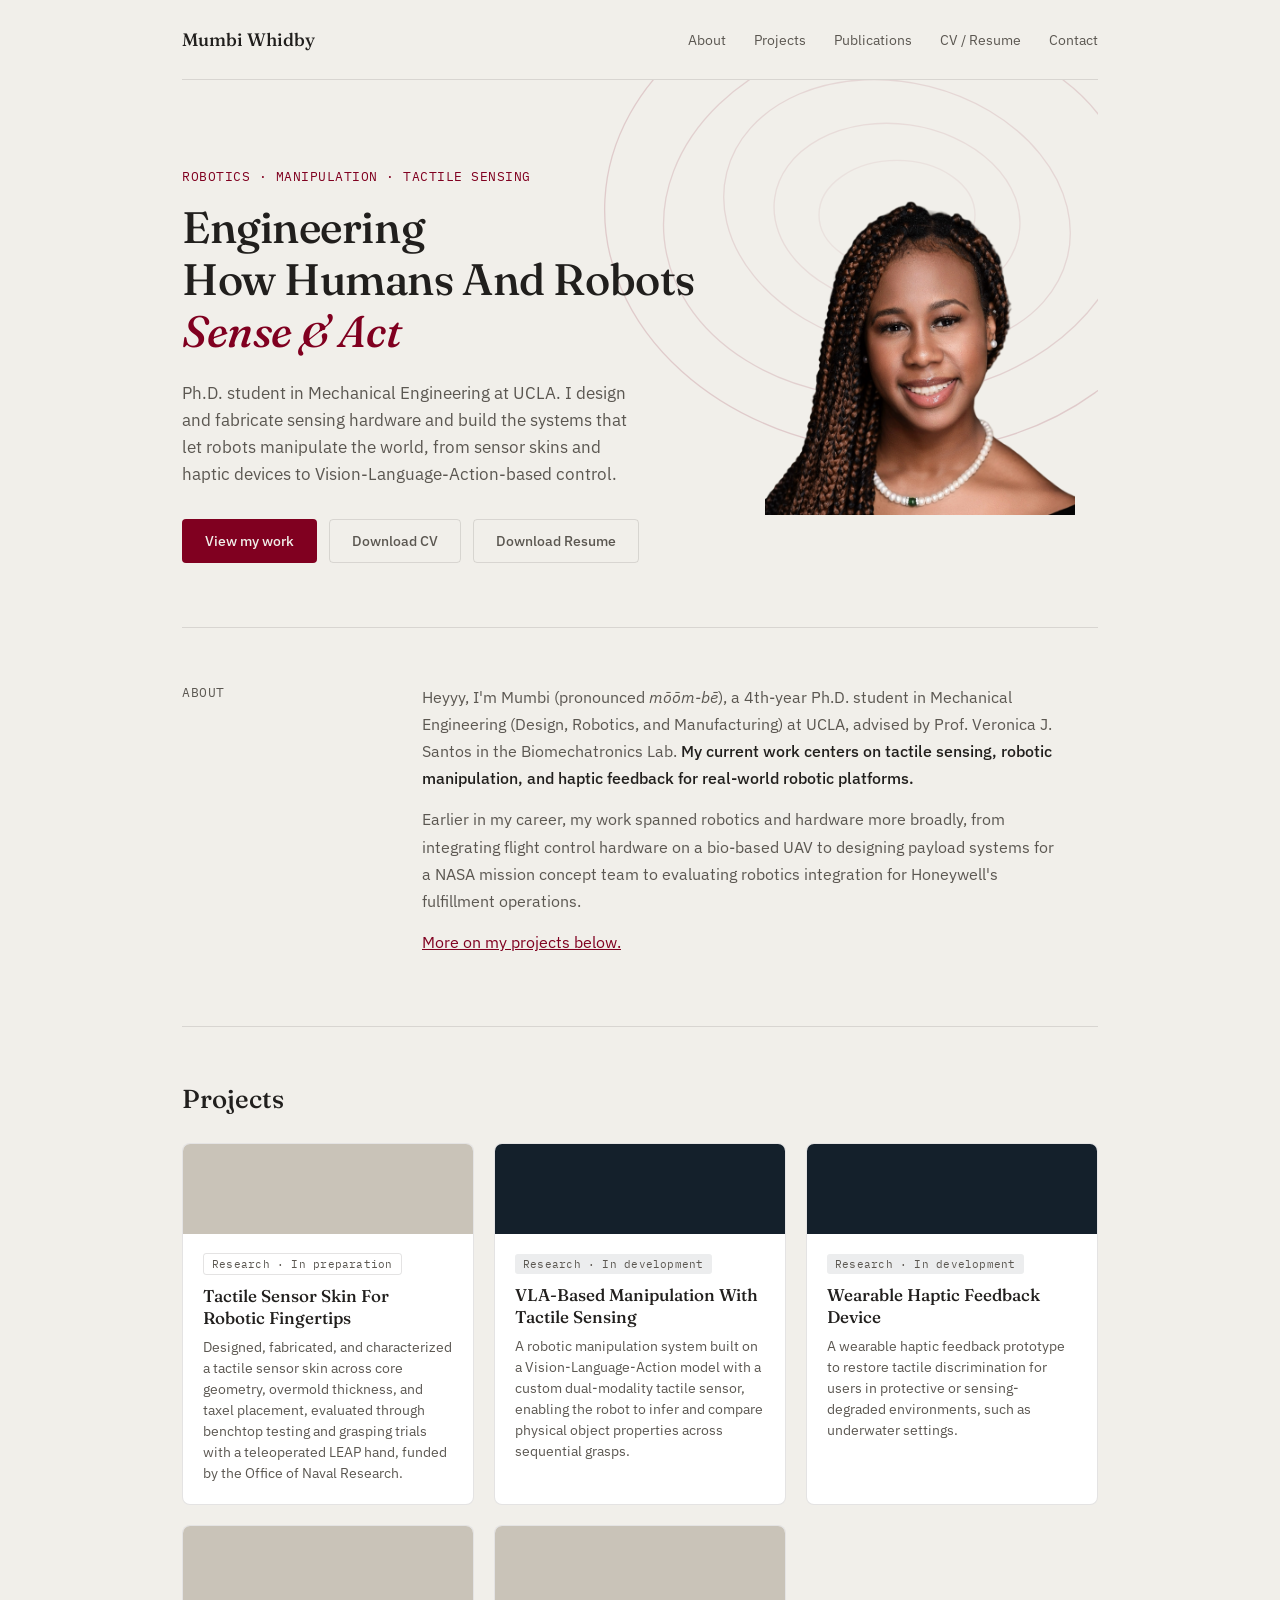
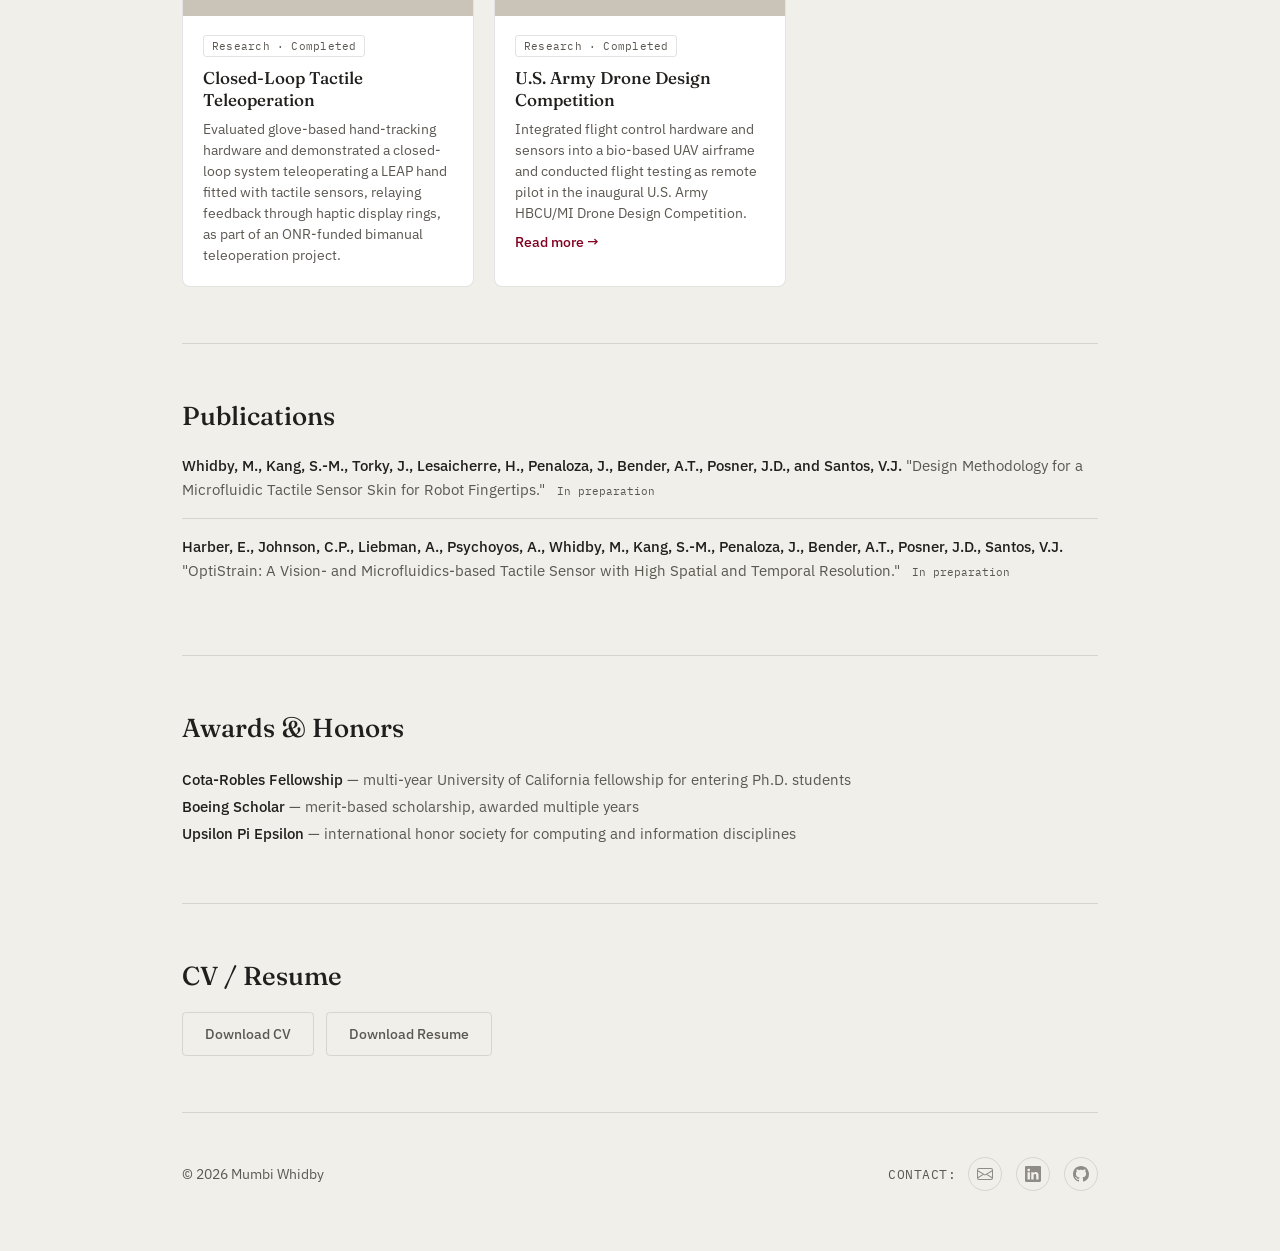
<file: index.html>
<!DOCTYPE html>
<html lang="en">
<head>
<meta charset="UTF-8">
<meta name="viewport" content="width=device-width, initial-scale=1.0">
<title>Mumbi Whidby | Robotics &amp; Hardware Engineer</title>
<meta name="description" content="Ph.D. researcher and hardware engineer building tactile sensors and manipulation systems for robots.">
<link rel="preconnect" href="https://fonts.googleapis.com">
<link href="https://fonts.googleapis.com/css2?family=Fraunces:opsz,wght@9..144,400;9..144,500;9..144,600&family=IBM+Plex+Sans:wght@400;500;600&family=IBM+Plex+Mono:wght@400;500&display=swap" rel="stylesheet">
<link rel="stylesheet" href="style.css">
</head>
<body>
<div class="wrap">

  <nav>
    <a class="nav-name" href="index.html">Mumbi Whidby</a>
    <div class="nav-links">
      <a href="#about">About</a>
      <a href="#projects">Projects</a>
      <a href="#publications">Publications</a>
      <a href="#documents">CV / Resume</a>
      <a href="#contact">Contact</a>
    </div>
  </nav>

  <section class="hero">
    <svg class="contour-bg" viewBox="0 0 400 400" xmlns="http://www.w3.org/2000/svg" aria-hidden="true">
      <g fill="none" stroke="#800020" stroke-width="1">
        <ellipse cx="230" cy="150" rx="60" ry="42" opacity="0.14"/>
        <ellipse cx="230" cy="150" rx="95" ry="70" opacity="0.2" transform="rotate(8 230 150)"/>
        <ellipse cx="230" cy="150" rx="135" ry="102" opacity="0.26" transform="rotate(14 230 150)"/>
        <ellipse cx="230" cy="150" rx="180" ry="140" opacity="0.32" transform="rotate(-6 230 150)"/>
        <ellipse cx="230" cy="150" rx="225" ry="182" opacity="0.38" transform="rotate(3 230 150)"/>
      </g>
    </svg>

    <div class="hero-copy">
      <div class="eyebrow">Robotics &middot; Manipulation &middot; Tactile Sensing</div>
      <h1>Engineering How&nbsp;Humans And&nbsp;Robots<br><em>Sense &amp; Act</em></h1>
      <p>Ph.D. student in Mechanical Engineering at UCLA. I design and fabricate sensing hardware and build the systems that let robots manipulate the world, from sensor skins and haptic devices to Vision-Language-Action-based control.</p>
      <div class="hero-cta">
        <a class="btn btn-primary" href="#projects">View my work</a>
        <a class="btn btn-secondary" href="assets/Mumbi_Whidby_CV.pdf">Download CV</a>
        <a class="btn btn-secondary" href="assets/Mumbi_Whidby_Resume.pdf">Download Resume</a>
      </div>
    </div>

    <div class="hero-portrait">
      <div class="portrait-frame">
        <img src="assets/portrait.png" alt="Mumbi Whidby">
      </div>
    </div>
  </section>

  <section class="about" id="about">
    <div class="label">About</div>
    <div>
      <p>Heyyy, I'm Mumbi (pronounced <em>mōōm-bē</em>), a 4th-year Ph.D. student in Mechanical Engineering (Design, Robotics, and Manufacturing) at UCLA, advised by Prof. Veronica J. Santos in the Biomechatronics Lab. <strong>My current work centers on tactile sensing, robotic manipulation, and haptic feedback for real-world robotic platforms.</strong></p>
      <p>Earlier in my career, my work spanned robotics and hardware more broadly, from integrating flight control hardware on a bio-based UAV to designing payload systems for a NASA mission concept team to evaluating robotics integration for Honeywell's fulfillment operations.</p>
      <p><a href="#projects">More on my projects below.</a></p>
    </div>
  </section>

  <section class="projects" id="projects">
    <h2>Projects</h2>
    <div class="grid">

      <div class="card">
        <div class="card-cover open"></div>
        <div class="card-body">
          <span class="tag">Research &middot; In preparation</span>
          <h3>Tactile Sensor Skin For Robotic Fingertips</h3>
          <p>Designed, fabricated, and characterized a tactile sensor skin across core geometry, overmold thickness, and taxel placement, evaluated through benchtop testing and grasping trials with a teleoperated LEAP hand, funded by the Office of Naval Research.</p>
        </div>
      </div>

      <div class="card">
        <div class="card-cover sealed"></div>
        <div class="card-body">
          <span class="tag sealed">Research &middot; In development</span>
          <h3>VLA-Based Manipulation With Tactile Sensing</h3>
          <p>A robotic manipulation system built on a Vision-Language-Action model with a custom dual-modality tactile sensor, enabling the robot to infer and compare physical object properties across sequential grasps.</p>
        </div>
      </div>

      <div class="card">
        <div class="card-cover sealed"></div>
        <div class="card-body">
          <span class="tag sealed">Research &middot; In development</span>
          <h3>Wearable Haptic Feedback Device</h3>
          <p>A wearable haptic feedback prototype to restore tactile discrimination for users in protective or sensing-degraded environments, such as underwater settings.</p>
        </div>
      </div>

      <div class="card">
        <div class="card-cover open"></div>
        <div class="card-body">
          <span class="tag">Research &middot; Completed</span>
          <h3>Closed-Loop Tactile Teleoperation</h3>
          <p>Evaluated glove-based hand-tracking hardware and demonstrated a closed-loop system teleoperating a LEAP hand fitted with tactile sensors, relaying feedback through haptic display rings, as part of an ONR-funded bimanual teleoperation project.</p>
        </div>
      </div>

      <a class="card" href="projects/drone-competition.html">
        <div class="card-cover open"></div>
        <div class="card-body">
          <span class="tag">Research &middot; Completed</span>
          <h3>U.S. Army Drone Design Competition</h3>
          <p>Integrated flight control hardware and sensors into a bio-based UAV airframe and conducted flight testing as remote pilot in the inaugural U.S. Army HBCU/MI Drone Design Competition.
          <span class="arrow">Read more &rarr;</span></p>
        </div>
      </a>

    </div>
  </section>

  <section class="publications" id="publications">
    <h2>Publications</h2>
    <ul class="pub-list">
      <li><strong>Whidby, M., Kang, S.-M., Torky, J., Lesaicherre, H., Penaloza, J., Bender, A.T., Posner, J.D., and Santos, V.J.</strong> "Design Methodology for a Microfluidic Tactile Sensor Skin for Robot Fingertips." <span class="pub-status">In preparation</span></li>
      <li><strong>Harber, E., Johnson, C.P., Liebman, A., Psychoyos, A., Whidby, M., Kang, S.-M., Penaloza, J., Bender, A.T., Posner, J.D., Santos, V.J.</strong> "OptiStrain: A Vision- and Microfluidics-based Tactile Sensor with High Spatial and Temporal Resolution." <span class="pub-status">In preparation</span></li>
    </ul>
  </section>

  <section class="awards" id="awards">
    <h2>Awards &amp; Honors</h2>
    <ul class="award-list">
      <li><strong>Cota-Robles Fellowship</strong> &mdash; multi-year University of California fellowship for entering Ph.D. students</li>
      <li><strong>Boeing Scholar</strong> &mdash; merit-based scholarship, awarded multiple years</li>
      <li><strong>Upsilon Pi Epsilon</strong> &mdash; international honor society for computing and information disciplines</li>
    </ul>
  </section>

  <section class="documents" id="documents">
    <h2>CV / Resume</h2>
    <div class="doc-links">
      <a class="btn btn-secondary" href="assets/Mumbi_Whidby_CV.pdf">Download CV</a>
      <a class="btn btn-secondary" href="assets/Mumbi_Whidby_Resume.pdf">Download Resume</a>
    </div>
  </section>

  <footer id="contact">
    <div>&copy; 2026 Mumbi Whidby</div>
    <div class="contact-row">
      <span class="contact-label">Contact:</span>
      <div class="icon-row">
        <a class="icon-badge" href="mailto:mwhidby@g.ucla.edu" title="Email" aria-label="Email">
          <svg xmlns="http://www.w3.org/2000/svg" width="16" height="16" fill="currentColor" viewBox="0 0 16 16"><path d="M0 4a2 2 0 0 1 2-2h12a2 2 0 0 1 2 2v8a2 2 0 0 1-2 2H2a2 2 0 0 1-2-2zm2-1a1 1 0 0 0-1 1v.217l7 4.2 7-4.2V4a1 1 0 0 0-1-1zm13 2.383-4.708 2.825L15 11.105zm-.034 6.876-5.64-3.471L8 9.583l-1.326-.795-5.64 3.47A1 1 0 0 0 2 13h12a1 1 0 0 0 .966-.741M1 11.105l4.708-2.897L1 5.383z"/></svg>
        </a>
        <a class="icon-badge" href="https://www.linkedin.com/in/mumbi-whidby" title="LinkedIn" aria-label="LinkedIn">
          <svg xmlns="http://www.w3.org/2000/svg" width="16" height="16" fill="currentColor" viewBox="0 0 16 16"><path d="M0 1.146C0 .513.526 0 1.175 0h13.65C15.474 0 16 .513 16 1.146v13.708c0 .633-.526 1.146-1.175 1.146H1.175C.526 16 0 15.487 0 14.854zm4.943 12.248V6.169H2.542v7.225zm-1.2-8.212c.837 0 1.358-.554 1.358-1.248-.015-.709-.52-1.248-1.342-1.248S2.4 3.226 2.4 3.934c0 .694.521 1.248 1.327 1.248zm4.908 8.212V9.359c0-.216.016-.432.08-.586.173-.431.568-.878 1.232-.878.869 0 1.216.662 1.216 1.634v3.865h2.401V9.25c0-2.22-1.184-3.252-2.764-3.252-1.274 0-1.845.7-2.165 1.193v.025h-.016l.016-.025V6.169h-2.4c.03.678 0 7.225 0 7.225z"/></svg>
        </a>
        <a class="icon-badge" href="https://github.com/Mumbzzz" title="GitHub" aria-label="GitHub">
          <svg xmlns="http://www.w3.org/2000/svg" width="16" height="16" fill="currentColor" viewBox="0 0 16 16"><path d="M8 0C3.58 0 0 3.58 0 8c0 3.54 2.29 6.53 5.47 7.59.4.07.55-.17.55-.38 0-.19-.01-.82-.01-1.49-2.01.37-2.53-.49-2.69-.94-.09-.23-.48-.94-.82-1.13-.28-.15-.68-.52-.01-.53.63-.01 1.08.58 1.23.82.72 1.21 1.87.87 2.33.66.07-.52.28-.87.51-1.07-1.78-.2-3.64-.89-3.64-3.95 0-.87.31-1.59.82-2.15-.08-.2-.36-1.02.08-2.12 0 0 .67-.21 2.2.82.64-.18 1.32-.27 2-.27s1.36.09 2 .27c1.53-1.04 2.2-.82 2.2-.82.44 1.1.16 1.92.08 2.12.51.56.82 1.27.82 2.15 0 3.07-1.87 3.75-3.65 3.95.29.25.54.73.54 1.48 0 1.07-.01 1.93-.01 2.2 0 .21.15.46.55.38A8.01 8.01 0 0 0 16 8c0-4.42-3.58-8-8-8"/></svg>
        </a>
      </div>
    </div>
  </footer>

</div>
</body>
</html>
</file>
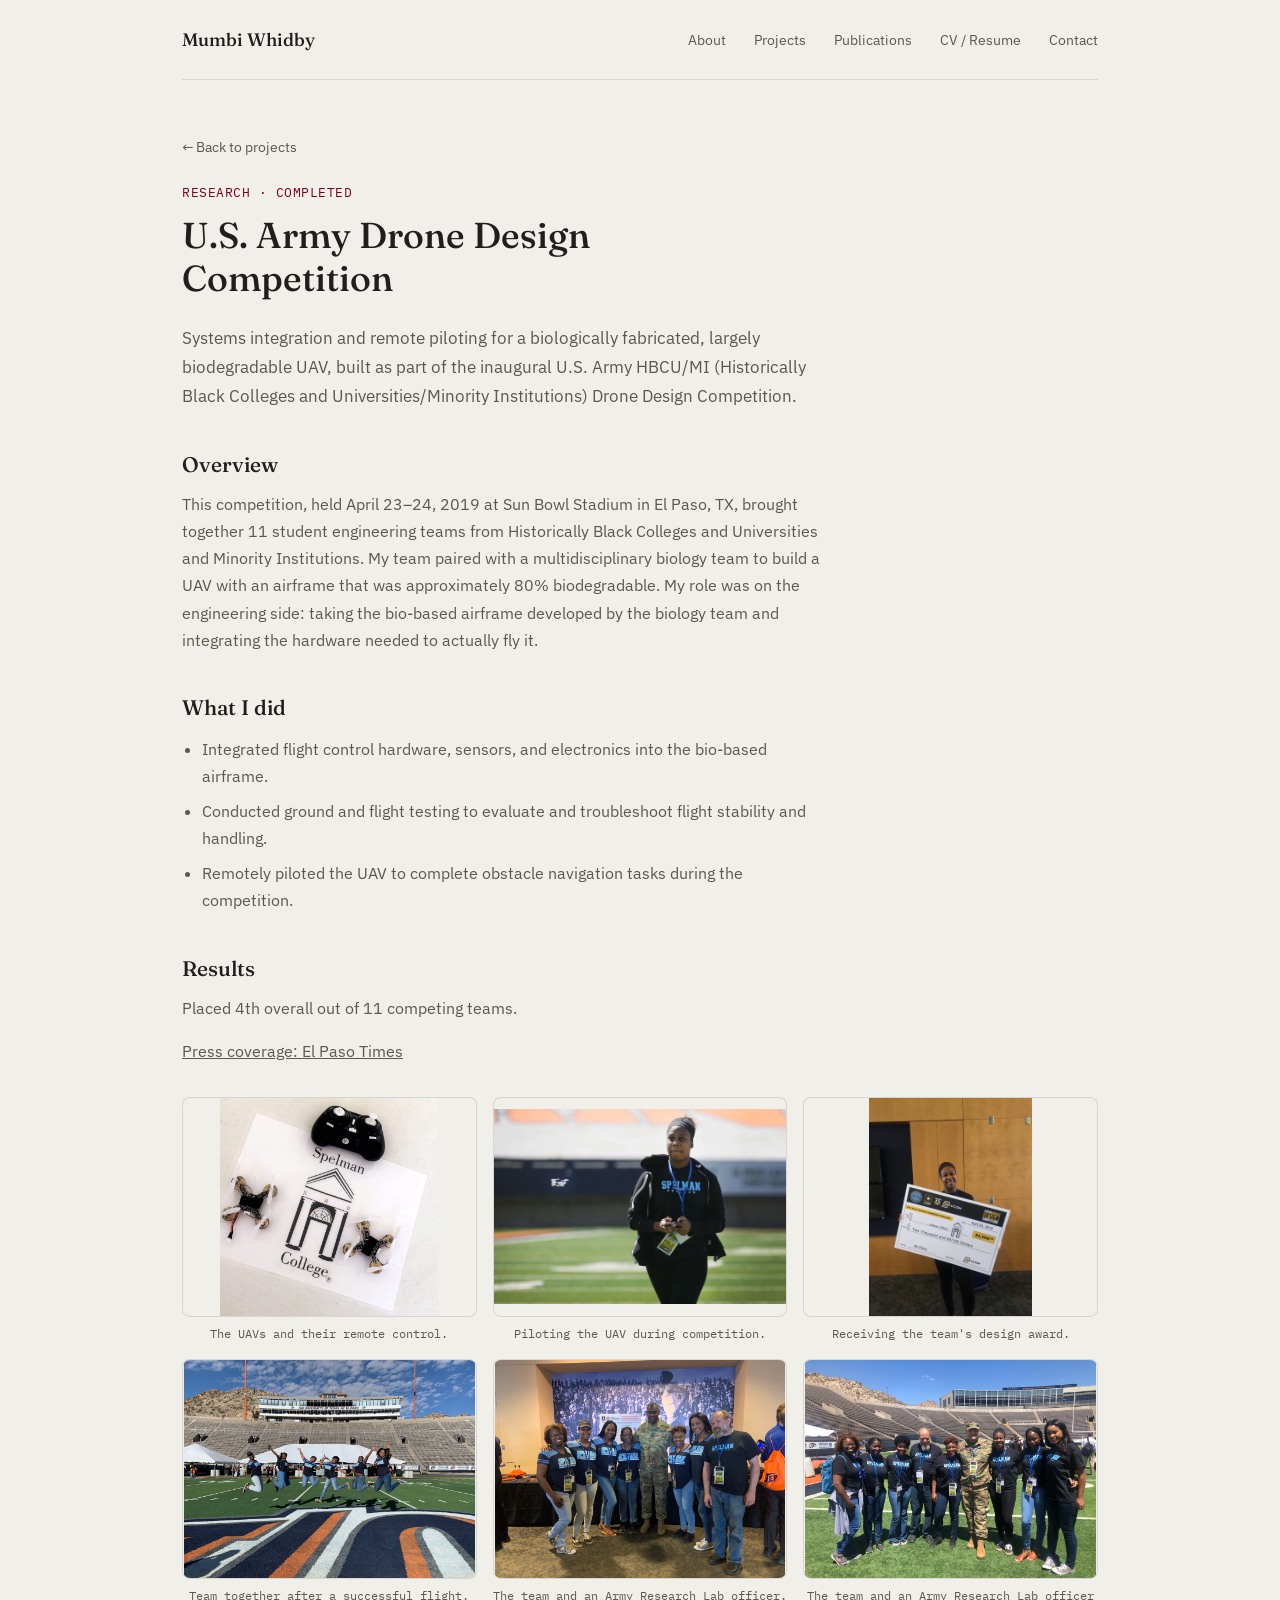
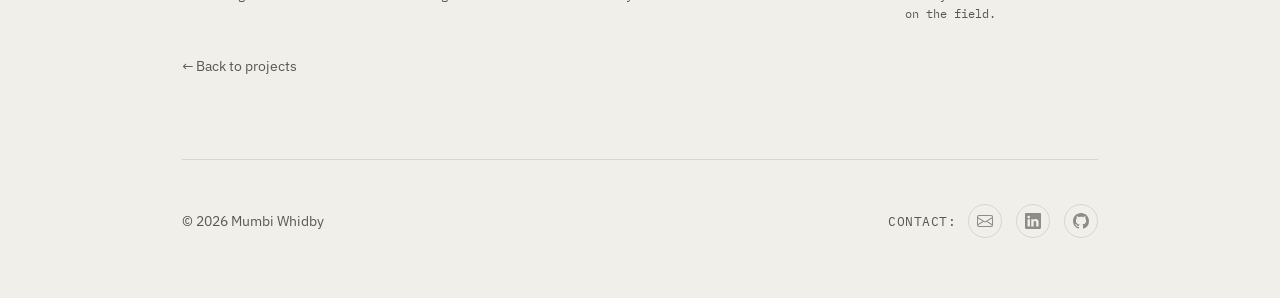
<file: projects/drone-competition.html>
<!DOCTYPE html>
<html lang="en">
<head>
<meta charset="UTF-8">
<meta name="viewport" content="width=device-width, initial-scale=1.0">
<title>U.S. Army Drone Design Competition | Mumbi Whidby</title>
<link rel="preconnect" href="https://fonts.googleapis.com">
<link href="https://fonts.googleapis.com/css2?family=Fraunces:opsz,wght@9..144,400;9..144,500;9..144,600&family=IBM+Plex+Sans:wght@400;500;600&family=IBM+Plex+Mono:wght@400;500&display=swap" rel="stylesheet">
<link rel="stylesheet" href="../style.css">
<script src="../assets/gallery.js" defer></script>
</head>
<body>
<div class="wrap">

  <nav>
    <a class="nav-name" href="../index.html">Mumbi Whidby</a>
    <div class="nav-links">
      <a href="../index.html#about">About</a>
      <a href="../index.html#projects">Projects</a>
      <a href="../index.html#publications">Publications</a>
      <a href="../index.html#documents">CV / Resume</a>
      <a href="../index.html#contact">Contact</a>
    </div>
  </nav>

  <section class="case-study">
    <a class="back-link" href="../index.html#projects">&larr; Back to projects</a>
    <div class="eyebrow">Research &middot; Completed</div>
    <h1>U.S. Army Drone Design Competition</h1>
    <p class="lede">Systems integration and remote piloting for a biologically fabricated, largely biodegradable UAV, built as part of the inaugural U.S. Army HBCU/MI (Historically Black Colleges and Universities/Minority Institutions) Drone Design Competition.</p>

    <h2>Overview</h2>
    <p>This competition, held April 23&ndash;24, 2019 at Sun Bowl Stadium in El Paso, TX, brought together 11 student engineering teams from Historically Black Colleges and Universities and Minority Institutions. My team paired with a multidisciplinary biology team to build a UAV with an airframe that was approximately 80% biodegradable. My role was on the engineering side: taking the bio-based airframe developed by the biology team and integrating the hardware needed to actually fly it.</p>

    <h2>What I did</h2>
    <ul>
      <li>Integrated flight control hardware, sensors, and electronics into the bio-based airframe.</li>
      <li>Conducted ground and flight testing to evaluate and troubleshoot flight stability and handling.</li>
      <li>Remotely piloted the UAV to complete obstacle navigation tasks during the competition.</li>
    </ul>

    <h2>Results</h2>
    <p>Placed 4th overall out of 11 competing teams.</p>

    <p><a href="https://www.elpasotimes.com/picture-gallery/news/2019/04/24/photos-u-s-army-drone-design-competition/3566284002/" target="_blank">Press coverage: El Paso Times</a></p>

    <div class="gallery">
      <figure>
        <img src="../assets/drone_w_controller.jpg" alt="The UAVs and their remote control">
        <figcaption>The UAVs and their remote control.</figcaption>
      </figure>
      <figure>
        <img src="../assets/drone_flying.jpg" alt="Mumbi Whidby piloting the drone">
        <figcaption>Piloting the UAV during competition.</figcaption>
      </figure>
      <figure>
        <img src="../assets/drone_w_prize.jpg" alt="Mumbi Whidby with the team's award">
        <figcaption>Receiving the team's design award.</figcaption>
      </figure>
      <figure>
        <img src="../assets/drone_group_jump.jpg" alt="Team together">
        <figcaption>Team together after a successful flight.</figcaption>
      </figure>
      <figure>
        <img src="../assets/drone_group_w_army_inside.jpg" alt="Team with an Army Research Lab officer">
        <figcaption>The team and an Army Research Lab officer.</figcaption>
      </figure>
      <figure>
        <img src="../assets/drone_group_w_army_field.jpg" alt="Team with an Army Research Lab officer on the field">
        <figcaption>The team and an Army Research Lab officer on the field.</figcaption>
      </figure>
    </div>

    <a class="back-link" href="../index.html#projects">&larr; Back to projects</a>
  </section>

  <footer id="contact">
    <div>&copy; 2026 Mumbi Whidby</div>
    <div class="contact-row">
      <span class="contact-label">Contact:</span>
      <div class="icon-row">
        <a class="icon-badge" href="mailto:mwhidby@g.ucla.edu" title="Email" aria-label="Email">
          <svg xmlns="http://www.w3.org/2000/svg" width="16" height="16" fill="currentColor" viewBox="0 0 16 16"><path d="M0 4a2 2 0 0 1 2-2h12a2 2 0 0 1 2 2v8a2 2 0 0 1-2 2H2a2 2 0 0 1-2-2zm2-1a1 1 0 0 0-1 1v.217l7 4.2 7-4.2V4a1 1 0 0 0-1-1zm13 2.383-4.708 2.825L15 11.105zm-.034 6.876-5.64-3.471L8 9.583l-1.326-.795-5.64 3.47A1 1 0 0 0 2 13h12a1 1 0 0 0 .966-.741M1 11.105l4.708-2.897L1 5.383z"/></svg>
        </a>
        <a class="icon-badge" href="https://www.linkedin.com/in/mumbi-whidby" title="LinkedIn" aria-label="LinkedIn">
          <svg xmlns="http://www.w3.org/2000/svg" width="16" height="16" fill="currentColor" viewBox="0 0 16 16"><path d="M0 1.146C0 .513.526 0 1.175 0h13.65C15.474 0 16 .513 16 1.146v13.708c0 .633-.526 1.146-1.175 1.146H1.175C.526 16 0 15.487 0 14.854zm4.943 12.248V6.169H2.542v7.225zm-1.2-8.212c.837 0 1.358-.554 1.358-1.248-.015-.709-.52-1.248-1.342-1.248S2.4 3.226 2.4 3.934c0 .694.521 1.248 1.327 1.248zm4.908 8.212V9.359c0-.216.016-.432.08-.586.173-.431.568-.878 1.232-.878.869 0 1.216.662 1.216 1.634v3.865h2.401V9.25c0-2.22-1.184-3.252-2.764-3.252-1.274 0-1.845.7-2.165 1.193v.025h-.016l.016-.025V6.169h-2.4c.03.678 0 7.225 0 7.225z"/></svg>
        </a>
        <a class="icon-badge" href="https://github.com/Mumbzzz" title="GitHub" aria-label="GitHub">
          <svg xmlns="http://www.w3.org/2000/svg" width="16" height="16" fill="currentColor" viewBox="0 0 16 16"><path d="M8 0C3.58 0 0 3.58 0 8c0 3.54 2.29 6.53 5.47 7.59.4.07.55-.17.55-.38 0-.19-.01-.82-.01-1.49-2.01.37-2.53-.49-2.69-.94-.09-.23-.48-.94-.82-1.13-.28-.15-.68-.52-.01-.53.63-.01 1.08.58 1.23.82.72 1.21 1.87.87 2.33.66.07-.52.28-.87.51-1.07-1.78-.2-3.64-.89-3.64-3.95 0-.87.31-1.59.82-2.15-.08-.2-.36-1.02.08-2.12 0 0 .67-.21 2.2.82.64-.18 1.32-.27 2-.27s1.36.09 2 .27c1.53-1.04 2.2-.82 2.2-.82.44 1.1.16 1.92.08 2.12.51.56.82 1.27.82 2.15 0 3.07-1.87 3.75-3.65 3.95.29.25.54.73.54 1.48 0 1.07-.01 1.93-.01 2.2 0 .21.15.46.55.38A8.01 8.01 0 0 0 16 8c0-4.42-3.58-8-8-8"/></svg>
        </a>
      </div>
    </div>
  </footer>

</div>
</body>
</html>
</file>
<file: style.css>
:root{
  --paper:#F1EFEA;
  --ink:#211F1D;
  --ink-soft:#5B5751;
  --mercury-line: rgba(33,31,29,0.12);
  --accent:#800020;
  --navy:#14202B;
  --card-header:#C9C3B8;
}

*{box-sizing:border-box;}

body{
  margin:0;
  background:var(--paper);
  color:var(--ink);
  font-family:'IBM Plex Sans', sans-serif;
}

.wrap{max-width:980px;margin:0 auto;padding:0 32px;}

a{color:inherit;}

/* nav */
nav{
  display:flex;justify-content:space-between;align-items:center;
  padding:28px 0;border-bottom:1px solid var(--mercury-line);
}
.nav-name{font-family:'Fraunces',serif;font-weight:500;font-size:18px;text-decoration:none;color:var(--ink);}
.nav-links{display:flex;gap:28px;font-size:14px;color:var(--ink-soft);}
.nav-links a{color:var(--ink-soft);text-decoration:none;}
.nav-links a:hover{color:var(--accent);}

/* hero */
.hero{
  position:relative;
  padding:88px 0 64px;
  display:grid;grid-template-columns:1.3fr 0.9fr;gap:48px;align-items:center;
  overflow:hidden;
}
.contour-bg{position:absolute;inset:-60px -20px auto auto;width:520px;height:520px;z-index:0;opacity:0.4;}
.hero-copy{position:relative;z-index:1;}
.hero-copy .eyebrow{
  font-family:'IBM Plex Mono',monospace;font-size:12.5px;letter-spacing:0.04em;color:var(--accent);
  text-transform:uppercase;margin-bottom:18px;
}
.hero-copy h1{
  font-family:'Fraunces',serif;font-optical-sizing:auto;font-weight:500;
  font-size:44px;line-height:1.18;letter-spacing:-0.01em;margin:0 0 22px;
}
.hero-copy h1 em{font-style:italic;color:var(--accent);}
.hero-copy p{font-size:16.5px;line-height:1.65;color:var(--ink-soft);max-width:46ch;margin:0 0 30px;}
.hero-cta{display:flex;gap:12px;flex-wrap:wrap;}
.btn{
  font-size:14px;font-weight:500;padding:12px 22px;border-radius:4px;
  text-decoration:none;display:inline-block;border:1px solid transparent;
}
.btn-primary{background:var(--accent);color:var(--paper);}
.btn-secondary{border-color:var(--mercury-line);color:var(--ink-soft);transition:border-color 0.15s ease, color 0.15s ease;}
.btn-secondary:hover{border-color:var(--accent);color:var(--accent);}
.hero-portrait{position:relative;z-index:1;display:flex;justify-content:center;align-self:flex-start;margin-top:-5px;}
.portrait-frame{
  width:310px;height:380px;
  display:flex;align-items:center;justify-content:center;
  box-sizing:border-box;
}
.portrait-frame img{width:100%;height:100%;object-fit:contain;display:block;}
.portrait-frame span{font-family:'IBM Plex Mono',monospace;font-size:12px;color:var(--ink-soft);}

/* about */
.about{padding:56px 0;border-top:1px solid var(--mercury-line);display:grid;grid-template-columns:200px 1fr;gap:40px;}
.about .label{
  font-family:'IBM Plex Mono',monospace;font-size:12.5px;color:var(--ink-soft);
  text-transform:uppercase;letter-spacing:0.04em;
}
.about p{font-size:16px;line-height:1.7;color:var(--ink-soft);margin:0 0 14px;max-width:64ch;}
.about strong{color:var(--ink);font-weight:500;}
.about a{color:var(--accent);}

/* projects */
.projects{padding:56px 0;border-top:1px solid var(--mercury-line);}
.projects h2{font-family:'Fraunces',serif;font-weight:500;font-size:26px;margin:0 0 28px;}
.grid{display:grid;grid-template-columns:repeat(auto-fit,minmax(260px,1fr));gap:20px;}
.card{border:1px solid var(--mercury-line);border-radius:8px;overflow:hidden;background:#fff;display:block;text-decoration:none;color:inherit;transition:border-color 0.15s ease;}
a.card:hover{border-color:var(--accent);}
.card-cover{height:90px;background:var(--navy);}
.card-cover.open{background:var(--card-header);}
.card-body{padding:18px 20px 20px;}
.tag{
  display:inline-block;font-family:'IBM Plex Mono',monospace;font-size:11px;
  padding:3px 8px;border-radius:3px;margin-bottom:10px;letter-spacing:0.02em;
  border:1px solid var(--mercury-line);color:var(--ink-soft);
}
.tag.sealed{background:rgba(20,32,43,0.08);border:none;}
.card h3{font-family:'Fraunces',serif;font-weight:500;font-size:17px;margin:0 0 8px;line-height:1.3;}
.card p{font-size:13.5px;line-height:1.55;color:var(--ink-soft);margin:0;}
.arrow{color:var(--accent);font-weight:500;display:block;margin-top:8px;}

/* publications */
.publications{padding:56px 0;border-top:1px solid var(--mercury-line);}
.publications h2{font-family:'Fraunces',serif;font-weight:500;font-size:26px;margin:0 0 22px;}
.pub-list{list-style:none;margin:0;padding:0;}
.pub-list li{
  padding:16px 0;border-bottom:1px solid var(--mercury-line);
  font-size:15px;line-height:1.6;color:var(--ink-soft);
}
.pub-list li:first-child{padding-top:0;}
.pub-list li:last-child{border-bottom:none;}
.pub-list strong{color:var(--ink);font-weight:500;}
.pub-status{
  display:inline-block;font-family:'IBM Plex Mono',monospace;font-size:11px;
  color:var(--ink-soft);margin-left:8px;
}

/* awards */
.awards{padding:56px 0;border-top:1px solid var(--mercury-line);}
.awards h2{font-family:'Fraunces',serif;font-weight:500;font-size:26px;margin:0 0 22px;}
.award-list{list-style:none;margin:0;padding:0;font-size:15px;line-height:1.8;color:var(--ink-soft);}
.award-list strong{color:var(--ink);font-weight:500;}

/* résumé / cv */
.documents{padding:56px 0;border-top:1px solid var(--mercury-line);}
.documents h2{font-family:'Fraunces',serif;font-weight:500;font-size:26px;margin:0 0 20px;}
.doc-links{display:flex;gap:12px;flex-wrap:wrap;}

/* footer */
footer{
  padding:44px 0 60px;border-top:1px solid var(--mercury-line);
  display:flex;justify-content:space-between;align-items:center;font-size:14px;color:var(--ink-soft);
}
.contact-row{display:flex;align-items:center;gap:12px;}
.contact-label{font-family:'IBM Plex Mono',monospace;font-size:12.5px;color:var(--ink-soft);text-transform:uppercase;letter-spacing:0.04em;}
.icon-row{display:flex;gap:14px;}
.icon-badge{
  width:34px;height:34px;border-radius:50%;border:1px solid var(--mercury-line);
  display:flex;align-items:center;justify-content:center;text-decoration:none;
  color:var(--ink-soft);
}
.icon-badge svg{width:16px;height:16px;opacity:0.65;transition:opacity 0.15s ease;}
.icon-badge:hover{border-color:var(--accent);color:var(--accent);}
.icon-badge:hover svg{opacity:1;}

/* project (case study) page */
.case-study{padding:56px 0;}
.case-study .back-link{
  display:inline-block;margin-bottom:28px;font-size:14px;color:var(--ink-soft);text-decoration:none;
}
.case-study .back-link:hover{color:var(--accent);}
.case-study .eyebrow{
  font-family:'IBM Plex Mono',monospace;font-size:12.5px;letter-spacing:0.04em;color:var(--accent);
  text-transform:uppercase;margin-bottom:14px;
}
.case-study h1{font-family:'Fraunces',serif;font-weight:500;font-size:36px;line-height:1.2;margin:0 0 24px;max-width:24ch;}
.case-study .lede{font-size:17px;line-height:1.7;color:var(--ink-soft);max-width:64ch;margin:0 0 32px;}
.case-study h2{font-family:'Fraunces',serif;font-weight:500;font-size:21px;margin:40px 0 14px;}
.case-study p{font-size:15.5px;line-height:1.75;color:var(--ink-soft);max-width:64ch;margin:0 0 16px;}
.case-study ul{max-width:64ch;padding-left:20px;}
.case-study li{font-size:15.5px;line-height:1.75;color:var(--ink-soft);margin-bottom:8px;}

@media (max-width: 720px){
  .hero{grid-template-columns:1fr;padding:56px 0 40px;}
  .hero-portrait{order:-1;}
  .hero-copy h1{font-size:32px;}
  .about{grid-template-columns:1fr;gap:16px;}
  footer{flex-direction:column;gap:16px;align-items:flex-start;}
}

/* project gallery */
.gallery{
  display:grid;grid-template-columns:repeat(3,1fr);gap:16px;
  margin:32px 0;
}
.gallery figure{margin:0;}
.gallery img{
  width:100%;height:220px;object-fit:contain;display:block;
  border:1px solid var(--mercury-line);border-radius:8px;
  background:var(--paper);cursor:zoom-in;
}

/* lightbox */
.lightbox-overlay{
  position:fixed;inset:0;background:rgba(20,32,43,0.85);
  display:none;align-items:center;justify-content:center;
  z-index:100;padding:32px;cursor:zoom-out;
}
.lightbox-overlay.active{display:flex;}
.lightbox-overlay img{
  max-width:90vw;max-height:90vh;object-fit:contain;
  border-radius:8px;
}
.gallery figcaption{
  font-family:'IBM Plex Mono',monospace;font-size:12px;color:var(--ink-soft);
  margin-top:8px;line-height:1.5;text-align:center;
}
@media (max-width: 720px){
  .gallery{grid-template-columns:repeat(2,1fr);}
}
@media (max-width: 480px){
  .gallery{grid-template-columns:1fr;}
}
</file>
